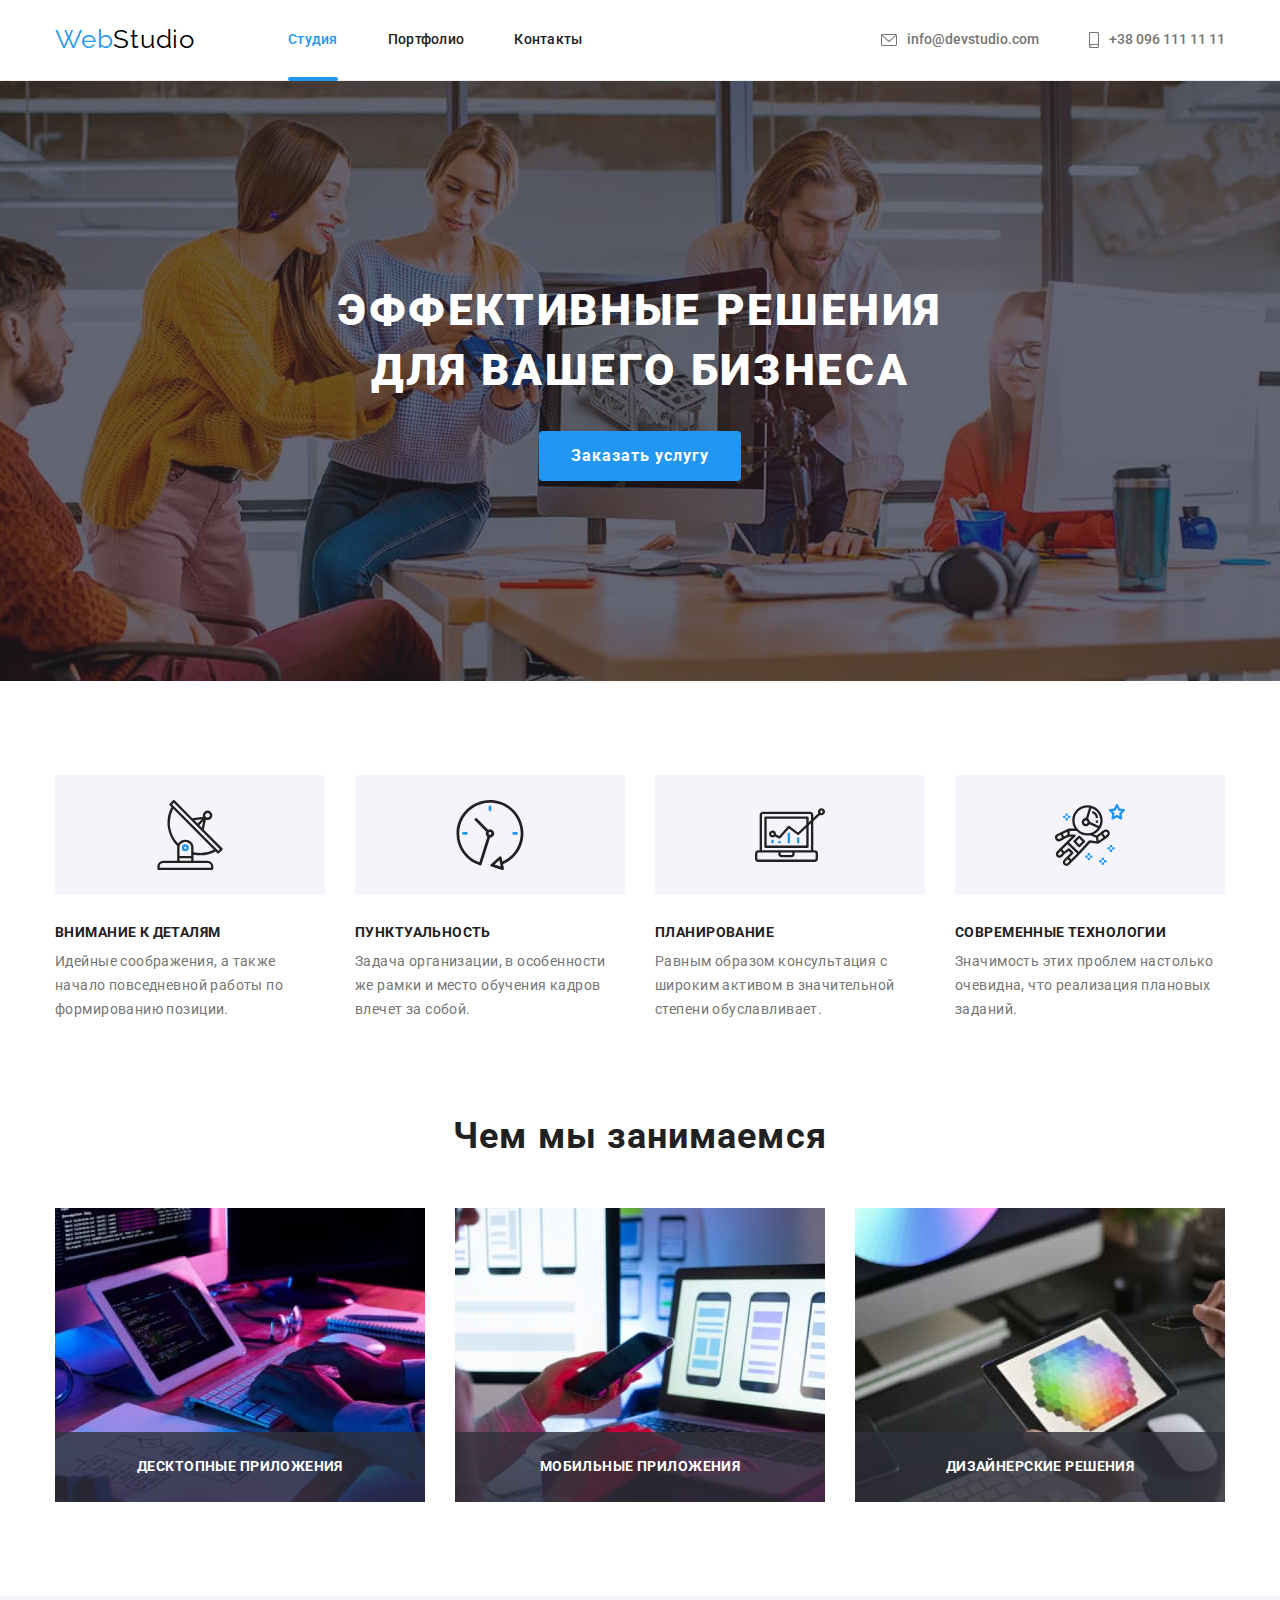
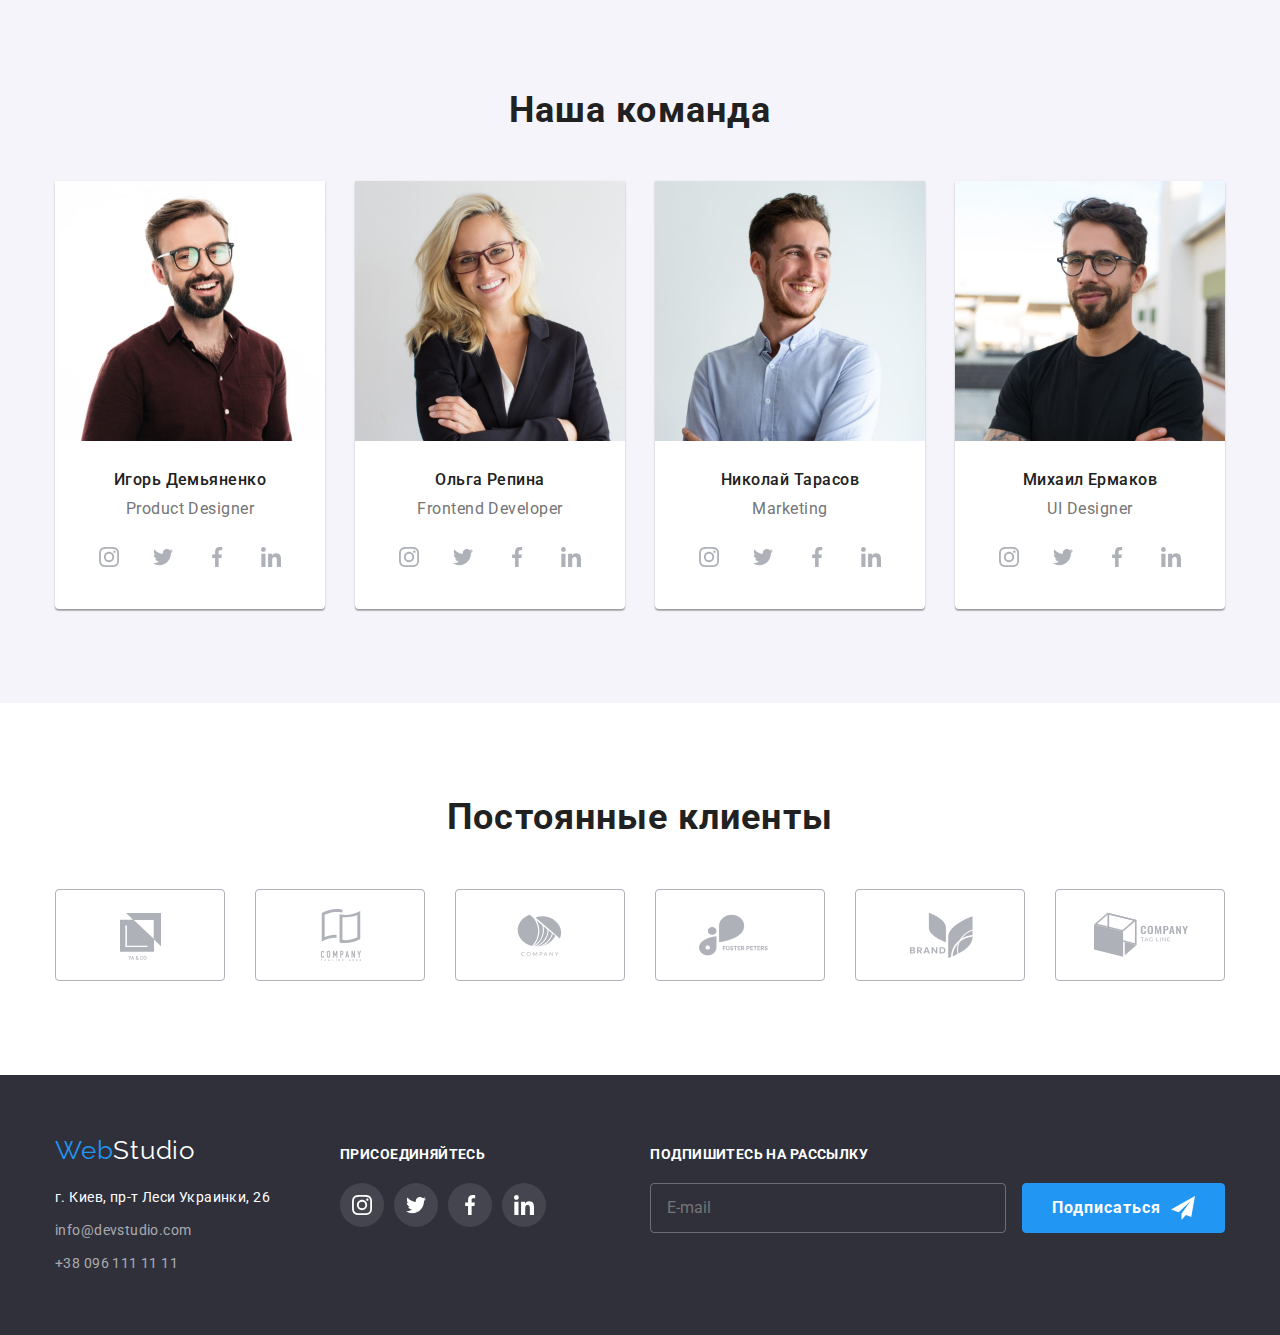
<file: index.html>
<!DOCTYPE html>
<html lang="ru">

<head>
    <meta charset="UTF-8">
    <meta http-equiv="X-UA-Compatible" content="IE=edge">
    <meta name="viewport" content="width=device-width, initial-scale=1.0">
    <title>Document</title>
    <link rel="preconnect" href="https://fonts.googleapis.com">
    <link rel="preconnect" href="https://fonts.gstatic.com" crossorigin>
    <link href="https://fonts.googleapis.com/css2?family=Raleway:wght@700&family=Roboto:wght@400;500;700;900&display=swap"
        rel="stylesheet">
    <link rel="stylesheet" href="https://cdnjs.cloudflare.com/ajax/libs/modern-normalize/1.1.0/modern-normalize.min.css">
    <link rel="stylesheet" href="./css/styles.css">
</head>

<body>
    <header class="header">
        <div class="container">
            <a href="./" class="logo logo-accent">Web<span class="logo">Studio</span></a>
            <nav class="menu-nav">
                <ul class="nav list">
                    <li><a href="" class="link active-nav">Студия</a></li>
                    <li><a href="portfolio.html" class="link">Портфолио</a></li>
                    <li><a href="" class="link">Контакты</a></li>
                </ul>
            </nav>
            <ul class="kontakts list">
                <li><a href="mailto:info@devstudio.com" class="link">
                        <svg class="mail-icon svg" width="16" height="14">
                            <use href="./images/symbol-defs.svg#envelope"></use>
                        </svg>
                        info@devstudio.com</a></li>
                <li><a href="tel:+380961111111" class="link">
                        <svg class="mail-icon svg" width="10" height="16">
                            <use href="./images/symbol-defs.svg#smartphone1"></use>
                        </svg>
                        +38 096 111 11 11</a></li>
            </ul>
        </div>
    </header>
    <main>  
        <!-- герой -->
        <section class="section hero">
            <div class="container">
                <h1>Эффективные решения для вашего бизнеса</h1>
                <button type="button" data-modal-open>Заказать услугу</button>
            </div>
        </section>
        <div class="is-hidden backdrop" data-modal>
            <div class="modal">
                <button type="button" data-modal-close class="modal-close">
                    <svg class="svg" width="11" height="11">
                        <use href="./images/symbol-defs.svg#vector"></use>
                    </svg>
                </button>
                <form>
                    <b class="modal-b">Оставьте свои данные, мы вам перезвоним</b>
                    <label>
                        <p class="inscription-label">Имя</p>
                        <input name="name" type="text" class="field">
                        <svg class="svg modal-svg" width="18" height="18">
                            <use href="./images/symbol-defs.svg#person-black"></use>
                        </svg>
                    </label>
                    <label>
                        <p class="inscription-label">Телефон</p>
                        <input name="tel" type="tel" class="field">
                        <svg class="svg modal-svg" width="18" height="18">
                            <use href="./images/symbol-defs.svg#phone-black"></use>
                        </svg>
                    </label>
                    <label>
                        <p class="inscription-label">Почта</p>
                        <input name="email" type="email" class="field">
                        <svg class="svg modal-svg" width="18" height="18">
                            <use href="./images/symbol-defs.svg#email-black"></use>
                        </svg>
                    </label>
                    <label>
                        <p class="inscription-label">Комментарий</p>
                        <textarea name="comment" class="field-textarea" cols="30" rows="7" placeholder="Введите текст"></textarea>
                    </label>
                    <label class="cbox-container">
                        <input name="Agreement" type="checkbox" class="checkbox">
                        <svg class="castom-checkbox" width="8" height="11">
                            <use href="./images/symbol-defs.svg#checkbox"></use>
                        </svg>
                        <span class="checkbox-text">Соглашаюсь с рассылкой и принимаю</span>
                        <a href="" class="contract-terms">Условия договора</a>
                    </label>
                    <button type="submit" class="send">Отправить</button>
                </form>
            </div>
        </div>
        <!-- особенности -->
        <section class="section pecul">
            <div class="container">
                <h2>Особенности</h2>
                <!--скрытый заголовок-->
                <ul class="list">
                    <li>
                        <div class="pecul-svg">
                            <svg class="svg" height="70"  width="70">
                                <use href="./images/symbol-defs.svg#antenna"></use>
                            </svg>
                        </div>
                        <h3>Внимание к деталям</h3>
                        <p class="text">Идейные соображения, а также начало повседневной работы по формированию позиции.</p>
                    </li>
                    <li>
                        <div class="pecul-svg">
                            <svg class="svg" height="70" width="70">
                                <use href="./images/symbol-defs.svg#clock"></use>
                            </svg>
                        </div>
                        <h3>Пунктуальность</h3>
                        <p class="text">Задача организации, в особенности же рамки и место обучения кадров влечет за собой.</p>
                    </li>
                    <li>
                        <div class="pecul-svg">
                            <svg class="svg" height="70" width="70">
                                <use href="./images/symbol-defs.svg#diagram"></use>
                            </svg>
                        </div>
                        <h3>Планирование</h3>
                        <p class="text">Равным образом консультация с широким активом в значительной степени обуславливает.</p>
                    </li>
                    <li>
                        <div class="pecul-svg">
                            <svg class="svg" height="70" width="70">
                                <use href="./images/symbol-defs.svg#astronaut"></use>
                            </svg>
                        </div>
                        <h3>Современные технологии</h3>
                        <p class="text">Значимость этих проблем настолько очевидна, что реализация плановых заданий.</p>
                    </li>
                </ul>
            </div>
        </section>
        <!-- чем мы занимаемся -->
        <section class="section what-are-we-doing">
            <div class="container">
                <h2 class="title">Чем мы занимаемся</h2>
                <ul class="list">
                    <li>
                        <img src="./images/img.jpg" alt="набор разметки" width="370">
                        <p class="inscription">Десктопные приложения</p>
                    </li>
                    <li>
                        <img src="./images/img1.jpg" alt="оптимизация под мобильные устройства" width="370">
                        <p class="inscription">Мобильные приложения</p>
                    </li>
                    <li>
                        <img src="./images/img2.jpg" alt="дизайнерсие работы" width="370">
                        <p class="inscription">Дизайнерские решения</p>
                    </li>
                </ul>
            </div>
        </section>
        <!-- наша команда -->
        <section class=" section team">
            <div class="container">
                <h2 class="title">Наша команда</h2>
                <ul class="list">
                    <li class="team-item">
                        <img src="./images/igor1.jpg" alt="фото Игоря Демьяненко" width="270">
                            <h3>Игорь Демьяненко</h3>
                            <p class="text">Product Designer</p>
                            <ul class="list media-list">
                                <li class="item"><a class="social-media" href="" target="_blank" rel="nofollow noreferer">
                                    <svg class="svg" height="20" width="20">
                                        <use href="./images/symbol-defs.svg#instagram"></use>
                                    </svg>
                                </a></li>
                                <li class="item"><a class="social-media" href="" target="_blank" rel="nofollow noreferer">
                                    <svg class="svg" height="20" width="20">
                                        <use href="./images/symbol-defs.svg#twitter"></use>
                                    </svg>
                                </a></li>
                                <li class="item"><a class="social-media" href="" target="_blank" rel="nofollow noreferer">
                                    <svg class="svg" height="20" width="20">
                                        <use href="./images/symbol-defs.svg#facebook"></use>
                                    </svg>
                                </a></li>
                                <li class="item"><a class="social-media" href="" target="_blank" rel="nofollow noreferer">
                                    <svg class="svg" height="20" width="20">
                                        <use href="./images/symbol-defs.svg#linkedin"></use>
                                    </svg>
                                </a></li>
                            </ul>
                    </li>
                    <li class="team-item">
                        <img src="./images/olga1.jpg" alt="фото Ольги Репиной" width="270">
                            <h3>Ольга Репина</h3>
                            <p class="text">Frontend Developer</p>
                            <ul class="list media-list">
                                <li><a class="social-media" href="" target="_blank" rel="nofollow noreferer">
                                        <svg class="svg" height="20" width="20">
                                            <use href="./images/symbol-defs.svg#instagram"></use>
                                        </svg>
                                    </a></li>
                                <li><a class="social-media" href="" target="_blank" rel="nofollow noreferer">
                                        <svg class="svg" height="20" width="20">
                                            <use href="./images/symbol-defs.svg#twitter"></use>
                                        </svg>
                                    </a></li>
                                <li><a class="social-media" href="" target="_blank" rel="nofollow noreferer">
                                        <svg class="svg" height="20" width="20">
                                            <use href="./images/symbol-defs.svg#facebook"></use>
                                        </svg>
                                    </a></li>
                                <li><a class="social-media" href="" target="_blank" rel="nofollow noreferer">
                                        <svg class="svg" height="20" width="20">
                                            <use href="./images/symbol-defs.svg#linkedin"></use>
                                        </svg>
                                    </a></li>
                            </ul>
                    </li>
                    <li class="team-item">
                        <img src="./images/nikolai1.jpg" alt="фото Николая Тарасова" width="270">
                            <h3>Николай Тарасов</h3>
                            <p class="text">Marketing</p>
                            <ul class="list media-list">
                                <li><a class="social-media" href="" target="_blank" rel="nofollow noreferer">
                                        <svg class="svg" height="20" width="20">
                                            <use href="./images/symbol-defs.svg#instagram"></use>
                                        </svg>
                                    </a></li>
                                <li><a class="social-media" href="" target="_blank" rel="nofollow noreferer">
                                        <svg class="svg" height="20" width="20">
                                            <use href="./images/symbol-defs.svg#twitter"></use>
                                        </svg>
                                    </a></li>
                                <li><a class="social-media" href="" target="_blank" rel="nofollow noreferer">
                                        <svg class="svg" height="20" width="20">
                                            <use href="./images/symbol-defs.svg#facebook"></use>
                                        </svg>
                                    </a></li>
                                <li><a class="social-media" href="" target="_blank" rel="nofollow noreferer">
                                        <svg class="svg" height="20" width="20">
                                            <use href="./images/symbol-defs.svg#linkedin"></use>
                                        </svg>
                                    </a></li>
                            </ul>
                    </li>
                    <li class="team-item">
                        <img src="./images/mihail1.jpg" alt="фото Михаила Ермакова" width="270">
                            <h3>Михаил Ермаков</h3>
                            <p class="text">UI Designer</p>
                            <ul class="list media-list">
                                <li><a class="social-media" href="" target="_blank" rel="nofollow noreferer">
                                        <svg class="svg" height="20" width="20">
                                            <use href="./images/symbol-defs.svg#instagram"></use>
                                        </svg>
                                    </a></li>
                                <li><a class="social-media" href="" target="_blank" rel="nofollow noreferer">
                                        <svg class="svg" height="20" width="20">
                                            <use href="./images/symbol-defs.svg#twitter"></use>
                                        </svg>
                                    </a></li>
                                <li><a class="social-media" href="" target="_blank" rel="nofollow noreferer">
                                        <svg class="svg" height="20" width="20">
                                            <use href="./images/symbol-defs.svg#facebook"></use>
                                        </svg>
                                    </a></li>
                                <li><a class="social-media" href="" target="_blank" rel="nofollow noreferer">
                                        <svg class="svg" height="20" width="20">
                                            <use href="./images/symbol-defs.svg#linkedin"></use>
                                        </svg>
                                    </a></li>
                            </ul>
                    </li>
                </ul>
            </div>
        </section>
        <section class="section">
            <div class="container">
                <h2 class="title">Постоянные клиенты</h2>
                <ul class="list clients">
                    <li>
                        <a href="">
                            <svg class="svg" height="60" width="106">
                                <use href="./images/symbol-defs.svg#Logo-1"></use>
                            </svg>
                        </a>
                    </li>
                    <li>
                        <a href="">
                            <svg class="svg" height="60" width="106">
                                <use href="./images/symbol-defs.svg#Logo-2"></use>
                            </svg>
                        </a>
                    </li>
                    <li>
                        <a href="">
                            <svg class="svg" height="60" width="106">
                                <use href="./images/symbol-defs.svg#Logo-3"></use>
                            </svg>
                        </a>
                    </li>
                    <li>
                        <a href="">
                            <svg class="svg" height="60" width="106">
                                <use href="./images/symbol-defs.svg#Logo-4"></use>
                            </svg>
                        </a>
                    </li>
                    <li>
                        <a href="">
                            <svg class="svg" height="60" width="106">
                                <use href="./images/symbol-defs.svg#Logo-5"></use>
                            </svg>
                        </a>
                    </li>
                    <li>
                        <a href="">
                            <svg class="svg" height="60" width="106">
                                <use href="./images/symbol-defs.svg#Logo-6"></use>
                            </svg>
                        </a>
                    </li>
                </ul>
            </div>
        </section>
    </main>
    <!-- футер -->
    <footer class="footer">
        <div class="container">
            <div class="footer-block-1">
                <a href="./" class="logo logo-accent">Web<span class="logo logo-footer">Studio</span></a>
                <address class="address">
                    <ul class="list">
                        <li>
                            <p>г. Киев, пр-т Леси Украинки, 26</p>
                        </li>
                        <li><a href="mailto:info@devstudio.com" class="link">info@devstudio.com</a></li>
                        <li><a href="tel:+380961111111" class="link">+38 096 111 11 11</a></li>
                    </ul>
                </address>
            </div>
            <div class="footer-block-2">
                <p class="footer-text">присоединяйтесь</p>
                <ul class="list footer-media-list">
                    <li>
                        <a href="" class="footer-media">
                            <svg class="svg" width="20" height="20">
                                <use href="./images/symbol-defs.svg#instagram"></use>
                            </svg>
                        </a>
                    </li>
                    <li>
                        <a href="" class="footer-media">
                            <svg class="svg" width="20" height="20">
                                <use href="./images/symbol-defs.svg#twitter"></use>
                            </svg>
                        </a>
                    </li>
                    <li>
                        <a href="" class="footer-media">
                            <svg class="svg" width="20" height="20">
                                <use href="./images/symbol-defs.svg#facebook"></use>
                            </svg>
                        </a>
                    </li>
                    <li>
                        <a href="" class="footer-media">
                            <svg class="svg" width="20" height="20">
                                <use href="./images/symbol-defs.svg#linkedin"></use>
                            </svg>
                        </a>
                    </li>
                </ul>
            </div>
            <form class="footer-form">
                <p class="footer-text">Подпишитесь на рассылку</p>
                <label>
                    <input name="email-submit" type="email" class="input-footer" placeholder="E-mail">
                </label>
                <button type="submit" class="subscribe">
                    Подписаться
                    <svg class="svg" width="24" height="24">
                        <use href="./images/symbol-defs.svg#icon-send"></use>
                    </svg>
                </button>
            </form>
        </div>
    </footer>
    <script src="./js/modal.js"></script>
</body>

</html>
</file>
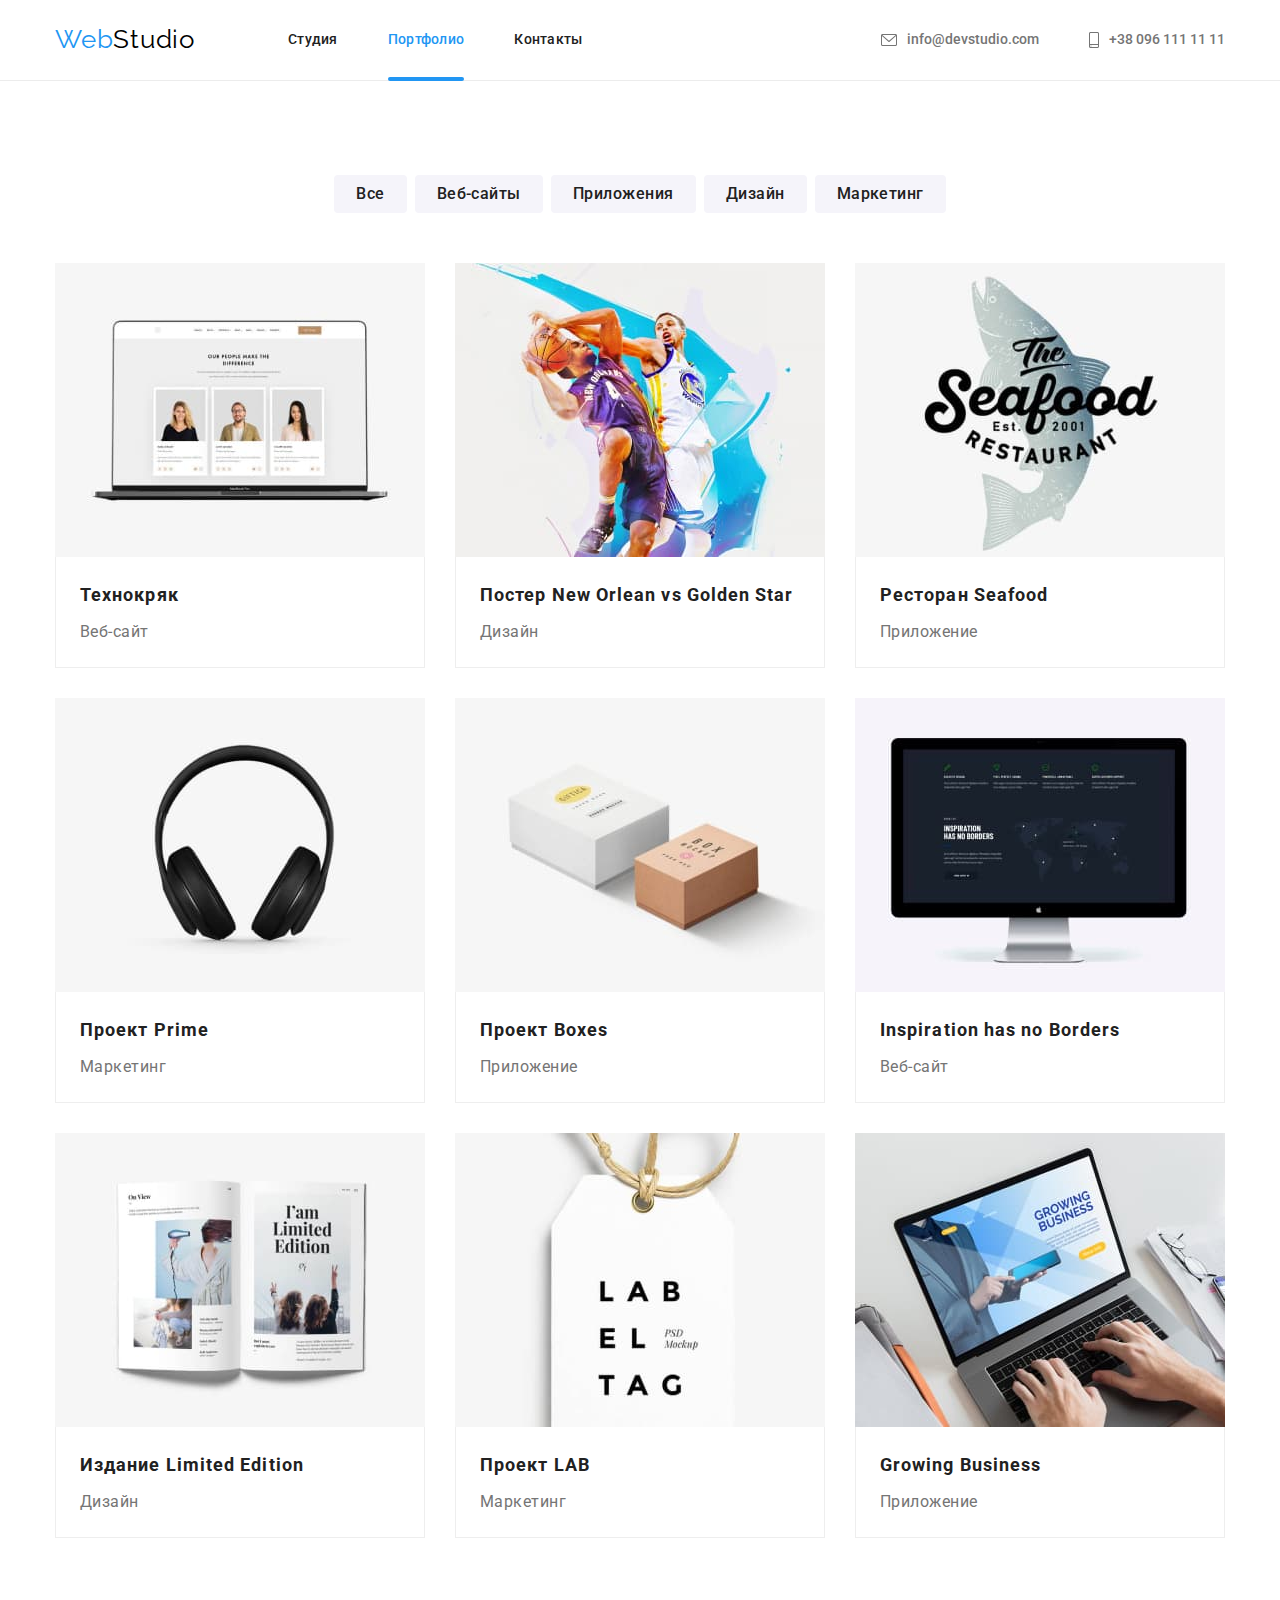
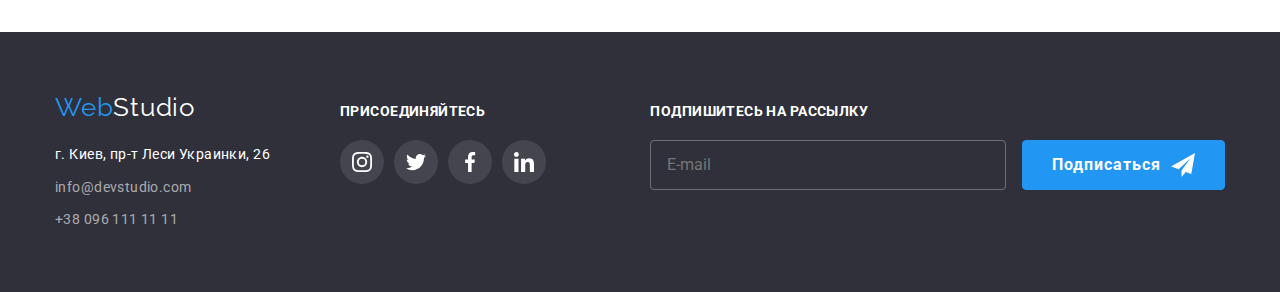
<file: portfolio.html>
<!DOCTYPE html>
<html lang="ru">

<head>
    <meta charset="UTF-8">
    <meta http-equiv="X-UA-Compatible" content="IE=edge">
    <meta name="viewport" content="width=device-width, initial-scale=1.0">
    <title>portfolio</title>
    <link rel="preconnect" href="https://fonts.googleapis.com">
    <link rel="preconnect" href="https://fonts.gstatic.com" crossorigin>
    <link href="https://fonts.googleapis.com/css2?family=Raleway:wght@700&family=Roboto:wght@400;500;700;900&display=swap"
        rel="stylesheet">
    <link rel="stylesheet" href="https://cdnjs.cloudflare.com/ajax/libs/modern-normalize/1.1.0/modern-normalize.min.css">
    <link rel="stylesheet" href="./css/styles.css">
</head>

<body>
    <header class="header">
        <div class="container">
            <a href="./" class="logo logo-accent">Web<span class="logo">Studio</span></a>
            <nav class="menu-nav">
                <ul class="nav list">
                    <li><a href="./index.html" class=" link">Студия</a></li>
                    <li><a href="portfolio.html" class="link active-nav">Портфолио</a></li>
                    <li><a href="" class="link">Контакты</a></li>
                </ul>
            </nav>
            <ul class="kontakts list">
                <li><a href="mailto:info@devstudio.com" class="link">
                    <svg class="mail-icon svg" width="16" height="14">
                        <use href="./images/symbol-defs.svg#envelope"></use>
                    </svg>
                    info@devstudio.com</a></li>
                <li><a href="tel:+380961111111" class="link">
                    <svg class="mail-icon svg" width="10" height="16">
                        <use href="./images/symbol-defs.svg#smartphone1"></use>
                    </svg>
                    +38 096 111 11 11</a></li>
            </ul>
        </div>
    </header>
    <main>
        <section class="section portfolio">
            <div class="container">
                <ul class="filter list">
                    <li><button type="button" class="button">Все</button></li>
                    <li><button type="button" class="button">Веб-сайты</button></li>
                    <li><button type="button" class="button">Приложения</button></li>
                    <li><button type="button" class="button">Дизайн</button></li>
                    <li><button type="button" class="button">Маркетинг</button></li>
                </ul>
                <ul class="list cards">
                    <li class="card">
                        <a href="" class="link card-link">
                            <div class="card-text">
                                <img src="./images/texnoryak.jpg" alt="">
                                <p class="inscription-card">Ресурс предлагает комплексные предложения с разным уровнем функционала и сервисов. Все это позволит посетителю получить
                                исчерпывающие сведения о компании или частном лице.</p>
                            </div>
                            <div class="card-titles">
                                <p class="item-title">Технокряк</p>
                                <p class="subtitle">Веб-сайт</p>
                            </div>
                        </a>
                    </li>
                    <li class="card">
                        <a href="" class="link card-link">
                            <div class="card-text">
                                <img src="./images/poster.jpg" alt="">
                                <p class="inscription-card">Ресурс предлагает комплексные предложения с разным уровнем функционала и сервисов. Все
                                    это позволит посетителю получить
                                    исчерпывающие сведения о компании или частном лице.</p>
                            </div>
                            <div class="card-titles">
                                <p class="item-title">Постер New Orlean vs Golden Star</p>
                                <p class="subtitle">Дизайн</p>
                            </div>
                        </a>
                    </li>
                    <li class="card">
                        <a href="" class="link card-link">
                            <div class="card-text">
                                <img src="./images/restoran.jpg" alt="">
                                <p class="inscription-card">Ресурс предлагает комплексные предложения с разным уровнем функционала и сервисов. Все
                                    это позволит посетителю получить
                                    исчерпывающие сведения о компании или частном лице.</p>
                            </div>
                            <div class="card-titles">
                                <p class="item-title">Ресторан Seafood</p>
                                <p class="subtitle">Приложение</p>
                            </div>
                        </a>
                    </li>
                    <li class="card">
                        <a href="" class="link card-link">
                            <div class="card-text">
                                <img src="./images/prime.jpg" alt="">
                                <p class="inscription-card">Ресурс предлагает комплексные предложения с разным уровнем функционала и сервисов. Все
                                    это позволит посетителю получить
                                    исчерпывающие сведения о компании или частном лице.</p>
                            </div>
                            <div class="card-titles">
                                <p class="item-title">Проект Prime</p>
                                <p class="subtitle">Маркетинг</p>
                            </div>
                        </a>
                    </li>
                    <li class="card">
                        <a href="" class="link card-link">
                            <div class="card-text">
                                <img src="./images/boxes.jpg" alt="">
                                <p class="inscription-card">Ресурс предлагает комплексные предложения с разным уровнем функционала и сервисов. Все
                                    это позволит посетителю получить
                                    исчерпывающие сведения о компании или частном лице.</p>
                            </div>
                            <div class="card-titles">
                                <p class="item-title">Проект Boxes</p>
                                <p class="subtitle">Приложение</p>
                            </div>
                        </a>
                    </li>
                    <li class="card">
                        <a href="" class="link card-link">
                            <div class="card-text">
                                <img src="./images/inspiration.jpg" alt="">
                                <p class="inscription-card">Ресурс предлагает комплексные предложения с разным уровнем функционала и сервисов. Все
                                    это позволит посетителю получить
                                    исчерпывающие сведения о компании или частном лице.</p>
                            </div>
                            <div class="card-titles">
                                <p class="item-title">Inspiration has no Borders</p>
                                <p class="subtitle">Веб-сайт</p>
                            </div>
                        </a>
                    </li>
                    <li class="card">
                        <a href="" class="link card-link">
                            <div class="card-text">
                                <img src="./images/izdanie.jpg" alt="">
                                <p class="inscription-card">Ресурс предлагает комплексные предложения с разным уровнем функционала и сервисов. Все
                                    это позволит посетителю получить
                                    исчерпывающие сведения о компании или частном лице.</p>
                            </div>
                            <div class="card-titles">
                                <p class="item-title">Издание Limited Edition</p>
                                <p class="subtitle">Дизайн</p>
                            </div>
                        </a>
                    </li>
                    <li class="card">
                        <a href="" class="link card-link">
                            <div class="card-text">
                                <img src="./images/lab.jpg" alt="">
                                <p class="inscription-card">Ресурс предлагает комплексные предложения с разным уровнем функционала и сервисов. Все
                                    это позволит посетителю получить
                                    исчерпывающие сведения о компании или частном лице.</p>
                            </div>
                            <div class="card-titles">
                                <p class="item-title">Проект LAB</p>
                                <p class="subtitle">Маркетинг</p>
                            </div>
                        </a>
                    </li>
                    <li class="card">
                        <a href="" class="link card-link">
                            <div class="card-text">
                                <img src="./images/growing.jpg" alt="">
                                <p class="inscription-card">Ресурс предлагает комплексные предложения с разным уровнем функционала и сервисов. Все
                                    это позволит посетителю получить
                                    исчерпывающие сведения о компании или частном лице.</p>
                            </div>
                            <div class="card-titles">
                                <p class="item-title">Growing Business</p>
                                <p class="subtitle">Приложение</p>
                            </div>
                        </a>
                    </li>
                </ul>
            </div>
        </section>
    </main>
    <footer class="footer">
        <div class="container">
            <div class="footer-block-1">
                <a href="./" class="logo logo-accent">Web<span class="logo logo-footer">Studio</span></a>
                <address class="address">
                    <ul class="list">
                        <li>
                            <p>г. Киев, пр-т Леси Украинки, 26</p>
                        </li>
                        <li><a href="mailto:info@devstudio.com" class="link">info@devstudio.com</a></li>
                        <li><a href="tel:+380961111111" class="link">+38 096 111 11 11</a></li>
                    </ul>
                </address>
            </div>
            <div class="footer-block-2">
                <p class="footer-text">присоединяйтесь</p>
                <ul class="list footer-media-list">
                    <li>
                        <a href="" class="footer-media">
                            <svg class="svg" width="20" height="20">
                                <use href="./images/symbol-defs.svg#instagram"></use>
                            </svg>
                        </a>
                    </li>
                    <li>
                        <a href="" class="footer-media">
                            <svg class="svg" width="20" height="20">
                                <use href="./images/symbol-defs.svg#twitter"></use>
                            </svg>
                        </a>
                    </li>
                    <li>
                        <a href="" class="footer-media">
                            <svg class="svg" width="20" height="20">
                                <use href="./images/symbol-defs.svg#facebook"></use>
                            </svg>
                        </a>
                    </li>
                    <li>
                        <a href="" class="footer-media">
                            <svg class="svg" width="20" height="20">
                                <use href="./images/symbol-defs.svg#linkedin"></use>
                            </svg>
                        </a>
                    </li>
                </ul>
            </div>
            <form class="footer-form">
                <p class="footer-text">Подпишитесь на рассылку</p>
                <label>
                    <input type="email" class="input-footer" placeholder="E-mail">
                </label>
                <button type="submit" class="subscribe">
                    Подписаться
                    <svg class="svg" width="24" height="24">
                        <use href="./images/symbol-defs.svg#icon-send"></use>
                    </svg>
                </button>
            </form>
        </div>
    </footer>
</body>
</html>
</file>
<file: css/styles.css>
:root {
    --title-color: #212121;
    --text-color: #757575;
    --accent: #2196F3;
    --color-logo: #000000;
    --color-logo-footer: #ffffff;
    --color-heder-kontakts: rgba(117, 117, 117, 1);
    --focus-color-link: rgba(33, 150, 243, 1);
    --color-h1: #FFFFFF;
    --background-color: #ffffff;
    --background-team: #F5F4FA;
}

/* -----------------------общее-------------------- */
body {
    color: var(--title-color);
    font-family: 'Roboto',
    sans-serif;
    background-color: var(--background-color);
}
h1, h2, h3, p, ul {
    margin: 0;
    padding: 0;
}
img {
    display: block;
    max-width: 100%;
    height: auto;
}
.link {
    text-decoration: none;
}
.address {
    font-style: normal;
}
.list {
    list-style: none;
}
.text {
    color: var(--text-color);
}
.container {
    width: 1200px;
    margin: 0 auto;
    padding-left: 15px;
    padding-right: 15px;
}
.section {
    padding-top: 94px;
    padding-bottom: 94px;
}
.svg {
    fill: currentColor;
}

/* ---------------------ХЕДЕР--------------------- */
.header {
    border-bottom: 1px solid #ECECEC;
}
.header .container {
    display: flex;
    align-items: center;
}

.header .link:hover,
.header .link:focus {
    color: var(--focus-color-link);
}
.header .link.active-nav {
    color: var(--accent);
}

.header a.logo {
    margin-right: 93px;
}
.logo {
    font-family: 'Raleway', sans-serif;
    font-size: 26px;
    line-height: 1.2;
    letter-spacing: 0.03em;
    color: var(--color-logo);
    text-decoration: none;
}
.logo.logo-accent {
    color: var(--accent);
}
.logo.logo-footer {
    color: var(--color-logo-footer);
}

.header .nav {
    display: flex;
}
.nav .link {
    position: relative;
    display: inline-block;
    padding: 32px 0;
    font-weight: 500;
    font-size: 14px;
    line-height: 1.14;
    letter-spacing: 0.02em;
    color: var(--title-color);

    transition: color 250ms cubic-bezier(0.4, 0, 0.2, 1);
}
.nav :not(:last-child) {
    margin-right: 50px;
}
.nav .link::after {
    content: '';
    display: block;
    position: absolute;
    bottom: -1px;
    background-color: transparent;
    width: 100%;
    height: 4px;
    border-radius: 4px;
}
.link.active-nav::after {
    background-color: var(--accent);
}

.header .kontakts {
    display: flex;
    margin-left: auto;
}
.kontakts .link{
    color: var(--color-heder-kontakts);
    font-weight: 500;
    font-size: 14px;
    line-height: 1.14;
    transition: color 250ms cubic-bezier(0.4, 0, 0.2, 1);
}
.kontakts :not(:last-child) {
    margin-right: 50px;
}
.kontakts .link {
    display: flex;
    align-items: center;
}
.mail-icon.svg {
    margin-right: 10px;
}
/* --------------------герой-------------------- */
.section.hero {
    background-image: linear-gradient(to right, rgba(47, 48, 58, 0.4), rgba(47, 48, 58, 0.4)), url(../images/background-img.jpg);
    background-repeat: no-repeat;
    background-position: center;
    padding-top: 0;
    padding-bottom: 0;
}
.hero {
    background-color: #2F303A; /* временно */
    text-align: center;
}
.hero .container {
    padding: 200px 0;
}
.hero h1 {
    width: 696px;
    margin-left: auto;
    margin-right: auto;
    margin-bottom: 30px;
    font-weight: 900;
    font-size: 44px;
    line-height: 1.36;
    letter-spacing: 0.06em;
    text-transform: uppercase;
    color: var(--color-h1);
}
.hero button {
    min-width: 200px;
    padding: 10px 32px;
    border: 0;
    border-radius: 4px;
    font-family: 'Roboto',
    sans-serif;
    font-weight: 700;
    font-size: 16px;
    line-height: 1.87;
    letter-spacing: 0.06em;
    color: var(--color-h1);
    background-color: var(--accent);
}
.hero button:hover,
.hero button:focus {
    cursor: pointer;
}
/* --------------------модальное окно -------------- */
.backdrop {
    z-index: 1;
    position: fixed;
    height: 100%;
    width: 100%;
    top: 0;
    left: 0;
    opacity: 1;
    background-color: rgba(0, 0, 0, 0.2);
    transform: scale(1);

    transition: opacity 250ms cubic-bezier(0.4, 0, 0.2, 1),
    visibility 250ms cubic-bezier(0.4, 0, 0.2, 1),
    transform 250ms cubic-bezier(0.4, 0, 0.2, 1);
}
.modal {
    position: absolute;
    width: 528px;
    background-color: var(--background-color);
    top: 50%;
    left: 50%;
    transform: translate(-50%, -50%);
    border-radius: 4px;
    padding: 40px;
    box-shadow: 0 2px 1px 0 rgba(0, 0, 0, 0.2),
                0 1px 1px 0 rgba(0, 0, 0, 0.14);
}
.modal .svg {
    display: block;
}
.modal label {
    display: block;
    position: relative;
}
.modal label:not(:last-child) {
    margin-bottom: 10px;
}
.modal-close {
    position: absolute;
    top: 8px;
    right: 8px;
    padding: 9px;
    background-color: var(--background-color);
    border: 1px solid rgba(0, 0, 0, 0.1);
    border-radius: 50%;
    cursor: pointer;

    transition: color 250ms cubic-bezier(0.4, 0, 0.2 ,1);
}
.modal-close:hover {
    color: var(--accent);
}
.is-hidden {
    transform: scale(0.1);
    visibility: hidden;
    opacity: 0;
    pointer-events: none;
}
.modal-b {
    display: block;
    margin-bottom: 12px;
    font-size: 20px;
    line-height: 1.15;
    text-align: center;
    letter-spacing: 0.03em;
    color: var(--title-color);
}
.inscription-label {
    margin-bottom: 4px;
    font-size: 12px;
    line-height: 1.16;
    letter-spacing: 0.01em;
    color: var(--text-color);
}
.field {
    display: block;
    width: 100%;
    height: 40px;
    padding: 12px 12px 12px 42px;
    border: 1px solid rgba(33, 33, 33, 0.2);
    border-radius: 4px;

    transition: border-color 250ms cubic-bezier(0.4, 0, 0.2, 1),
    color 250ms cubic-bezier(0.4, 0, 0.2, 1);
}
.field:focus-visible {
    border-color: var(--accent);
    outline: 0;
}
.field:focus-visible ~ .svg {
    color: var(--accent);
}
.modal-svg {
    display: block;
    position: absolute;
    top: 50%;
    left: 12px;
}
.field-textarea {
    display: block;
    width: 100%;
    height: 120px;
    padding: 12px 16px;
    border-radius: 4px;
    border-color: rgba(33, 33, 33, 0.2);
    font-size: 12px;
    line-height: 14px;
    letter-spacing: 0.01em;
    resize: none;
    margin-bottom: 20px;

    transition: border-color 250ms cubic-bezier(0.4, 0, 0.2, 1);
}
.field-textarea::placeholder {
    font-size: 12px;
    line-height: 1.16;
    letter-spacing: 0.01em;
    color: rgba(117, 117, 117, 0.5);
}
.field-textarea:focus-visible {
    border-color: var(--accent);
    outline: 0;
}
.cbox-container {
    position: relative;
    padding-left: 12px;
}
.checkbox-text {
    font-size: 14px;
    line-height: 1.7;
    letter-spacing: 0.03em;
    color: var(--text-color);
}
.contract-terms {
    font-size: 14px;
    line-height: 1.7;
    letter-spacing: 0.03em;
    color: var(--accent);
}
.castom-checkbox {
    display: inline-block;
    position: relative;
    margin-right: 8px;
    transform: translateY(15%);
    height: 15px;
    width: 16px;
    border: 2px solid var(--title-color);
    border-radius: 2px;

    transition: background-color 250ms cubic-bezier(0.4, 0, 0.2, 1);
}
.checkbox:checked + .castom-checkbox {
    background-color: var(--accent);
    border-color: var(--accent);
}
.checkbox {
    position: absolute;
    width: 1px;
    height: 1px;
    margin: -1px;
    border: 0;
    padding: 0;
    clip: rect(0 0 0 0);
    overflow: hidden;
}
.send {
    position: relative;
    margin-top: 20px;
    left: 50%;
    transform: translateX(-50%);
    width: 200px;
    height: 50px;
    background-color: var(--accent);
    color: var(--color-h1);
    border: 0;
    border-radius: 4px;
    box-shadow: 0 4px 4px 0 rgba(0, 0, 0, 0.25);

    font-weight: 700;
    font-size: 16px;
    line-height: 1.88;
    letter-spacing: 0.06em;
}
.send:hover {
    cursor: pointer;
}
/* --------------особенности------------------- */
.pecul ul{
    display: flex;
    flex-direction: row;
}
.pecul li{
    width: 270px;
}
.pecul li:not(:last-child){
    margin-right: 30px;
}
.pecul-svg {
    display: flex;
    justify-content: center;
    align-items: center;
    padding-top: 25px;
    padding-bottom: 25px;
    background-color: var(--background-team);
    border-radius: 4px;
    margin-bottom: 30px;
}
.pecul h2 {
    display: none;
}
.pecul h3 {
    font-size: 14px;
    line-height: 1.14;
    letter-spacing: 0.03em;
    text-transform: uppercase;
    margin-bottom: 10px;
}
.pecul p {
    font-size: 14px;
    line-height: 1.7;
    letter-spacing: 0.03em;
}

/* -------------чем мы занимаемся-------------- */
.section.what-are-we-doing {
    padding-top: 0;
}
.title {
    font-size: 36px;
    line-height: 1.16;
    letter-spacing: 0.03em;
    margin-bottom: 50px;
    text-align: center;
}
.what-are-we-doing ul{
    display: flex;
}
.what-are-we-doing li:not(:last-child) {
    margin-right: 30px;
}
.what-are-we-doing li {
    position: relative;
}
.inscription {
    width: 100%;
    position: absolute;
    bottom: 0;
    padding-top: 27px;
    padding-bottom: 27px;
    background-image: linear-gradient(to right, rgba(47, 48, 58, 0.8), rgba(47, 48, 58, 0.8));
    font-weight: 700;
    font-size: 14px;
    line-height: 1.14;
    letter-spacing: 0.03em;
    text-transform: uppercase;
    text-align: center;
    color: #FFFFFF;
}

/* -------------наша команда-------------------- */
.team {
    background-color: var(--background-team);
}
.team ul {
    display: flex;
}
.team li {
    background-color: var(--background-color);
    text-align: center;
}
.team-item {
    border-bottom-right-radius: 4px;
    border-bottom-left-radius: 4px;
    box-shadow: 0px 1px 3px rgba(0, 0, 0, 0.12),
                0px 1px 1px rgba(0, 0, 0, 0.14),
                0px 2px 1px rgba(0, 0, 0, 0.2);
}
.team-item:not(:last-child) {
    margin-right: 30px;
}

.team h3 {
    margin-top: 30px;
    margin-bottom: 10px;
    font-weight: 500;
    font-size: 16px;
    line-height: 1.18;
    letter-spacing: 0.03em;
    color: var(--title-color);
}
.team p {
    font-size: 16px;
    line-height: 1.18;
    letter-spacing: 0.03em;
}
.media-list {
    display: flex;
    justify-content: space-between;
    padding-right: 32px;
    padding-left: 32px;
    padding-top: 16px;
    padding-bottom: 30px;
}
.media-list .item {
    margin: 0;
    padding: 0;
}
.social-media {
    display: flex;
    justify-content: center;
    align-items: center;
    color: #AFB1B8;
    width: 44px;
    height: 44px;
    border-radius: 50%;
    transition: color 250ms cubic-bezier(0.4, 0, 0.2, 1),
    background-color 250ms cubic-bezier(0.4, 0, 0.2, 1);
}
.social-media:hover,
.social-media:focus {
    color: #FFFFFF;
    background-color: #2196F3;
}
/* -------------------клиенты--------------------- */
.clients {
    display: flex;
}
.clients :not(:last-child){
    margin-right: 30px;
}
.clients a {
    display: block;
    width: 170px;
    height: 92px;
    justify-content: center;
    align-items: center;
    padding: 16px 32px;
    border: 1px solid rgba(175, 177, 184, 1);
    border-radius: 4px;
    color: rgba(175, 177, 184, 1);
    transition: color 250ms cubic-bezier(0.4, 0, 0.2, 1),
    background-color 250ms cubic-bezier(0.4, 0, 0.2, 1);
}
.clients a:hover,
.clients a:focus {
    color: var(--accent);
    border-color: var(--accent);
}
/* --------------------футер----------------------- */
.footer {
    background-color: #2F303A; /* временно */
    padding-top: 60px;
    padding-bottom: 60px;
}
.footer>.container{
    display: flex;
}
.footer-block-1{
    margin-right: 70px;
}
.address {
    margin-top: 20px;
}
.address li:not(:last-child){
    margin-bottom: 9px;
}
.address p {
    font-size: 14px;
    line-height: 1.7;
    letter-spacing: 0.03em;
    color: var(--color-h1);
}
.address a {
    font-size: 14px;
    line-height: 1.7;
    letter-spacing: 0.03em;
    color: rgba(255, 255, 255, 0.6);
    transition: color 250ms cubic-bezier(0.4, 0, 0.2, 1),
    background-color 250ms cubic-bezier(0.4, 0, 0.2, 1);
}
.address a:hover,
.address a:focus {
    color: var(--accent);
}
.footer-block-2 {
    padding-top: 12px;
}
.footer-text {
    font-weight: 700;
    font-size: 14px;
    line-height: 1.14;
    letter-spacing: 0.03em;
    text-transform: uppercase;
    color: var(--color-h1);
    margin-bottom: 20px;
}
.footer-media-list{
    display: flex;
}
.footer-media-list li:not(:last-child){
    margin-right: 10px;
}
.footer-media {
    display: flex;
    width: 44px;
    height: 44px;
    justify-content: center;
    align-items: center;
    border-radius: 50%;
    color: var(--color-h1);
    background-color: rgba(255,255,255,0.1);
    transition: color 250ms cubic-bezier(0.4, 0, 0.2, 1),
    background-color 250ms cubic-bezier(0.4, 0, 0.2, 1);
}
.footer-media:hover,
.footer-media:focus {
    background-color: var(--accent);
}
.footer-form {
    margin-left: auto;
    padding-top: 12px;

}
.input-footer {
    width: 356px;
    height: 50px;
    background-color: transparent;
    border: 1px solid rgba(255, 255, 255, 0.3);
    border-radius: 4px;
    margin-right: 12px;
    padding: 15px 16px;
    color: var(--color-h1);
}
.subscribe {
    height: 50px;
    background-color: var(--accent);
    border: 1px solid var(--accent);
    border-radius: 4px;
    display: inline-flex;
    align-items: center;
    color: var(--color-h1);
    padding: 10px 29px;
    font-size: 16px;
    line-height: 1.87;
    letter-spacing: 0.06em;
    font-weight: 700;
}
.subscribe:hover {
    cursor: pointer;
}
.footer-form .svg {
    margin-left: 10px;
}
/* -------------------портфолио-------------------- */
.filter.list {
    display: flex;
    justify-content: center;
    margin-bottom: 50px;
}
.filter li:not(:last-child){
    margin-right: 8px;
}
.button {
    border: 0;
    border-radius: 4px;
    padding: 6px 22px;
    font-family: 'Roboto',
    sans-serif;
    font-weight: 500;
    font-size: 16px;
    line-height: 1.62;
    letter-spacing: 0.03em;
    color: var(--title-color);
    background-color: #F5F4FA;
    transition: background-color 250ms cubic-bezier(0.4, 0, 0.2, 1),
    box-shadow 250ms cubic-bezier(0.4, 0, 0.2, 1)
}
.button:hover,
.button:focus {
    color: var(--color-h1);
    background-color: var(--accent);
    cursor: pointer;
    box-shadow:  0px 2px 2px 0 rgba(0, 0, 0, 0.12), 
                 0px 1px 2px 0 rgba(0, 0, 0, 0.08);
}
.list.cards {
    display: flex;
    flex-wrap: wrap;
}
.card {
    width: 370px;
    margin-right: 30px;
    margin-bottom: 30px;
}
.card-link {
    display: block;

    transition: box-shadow 250ms cubic-bezier(0.4, 0, 0.2, 1);
}
.card-link:hover,
.card-link:focus {
    box-shadow: 1px 4px 6px  rgba(0, 0, 0, 0.16),
                0px 1px 4px rgba(0, 0, 0, 0.06);
}
.card:nth-child(3n) {
    margin-right: 0;
}
.card:nth-last-child(-n+3){
    margin-bottom: 0;
}
 .card-titles {
    padding: 20px 24px;
    border-left: 1px solid #EEEEEE;
    border-right: 1px solid #EEEEEE;
    border-bottom: 1px solid #EEEEEE;
}
.card img {
    display: block;
}
.card-text {
    position: relative;
    overflow: hidden;
}
.inscription-card {
    position: absolute;
    bottom: 0;
    width: 100%;
    height: 100%;
    padding: 63px 24px;
    background-color: rgba(33, 150, 243, 0.9);
    font-weight: 400;
    font-size: 18px;
    line-height: 1.55;
    letter-spacing: 0.03em;
    color: #FFFFFF;
    transform: translateY(101%);

    transition: transform 250ms cubic-bezier(0.4, 0, 0.2, 1);
}
.card-link:hover .inscription-card,
.card-link:focus .inscription-card {
    transform: translateY(0);
}
.item-title {
    font-weight: 700;
    font-size: 18px;
    line-height: 2;
    letter-spacing: 0.06em;
    color: var(--title-color);
    margin-bottom: 4px;
}
.subtitle {
    font-size: 16px;
    line-height: 1.87;
    letter-spacing: 0.03em;
    color: var(--text-color);
}
</file>
